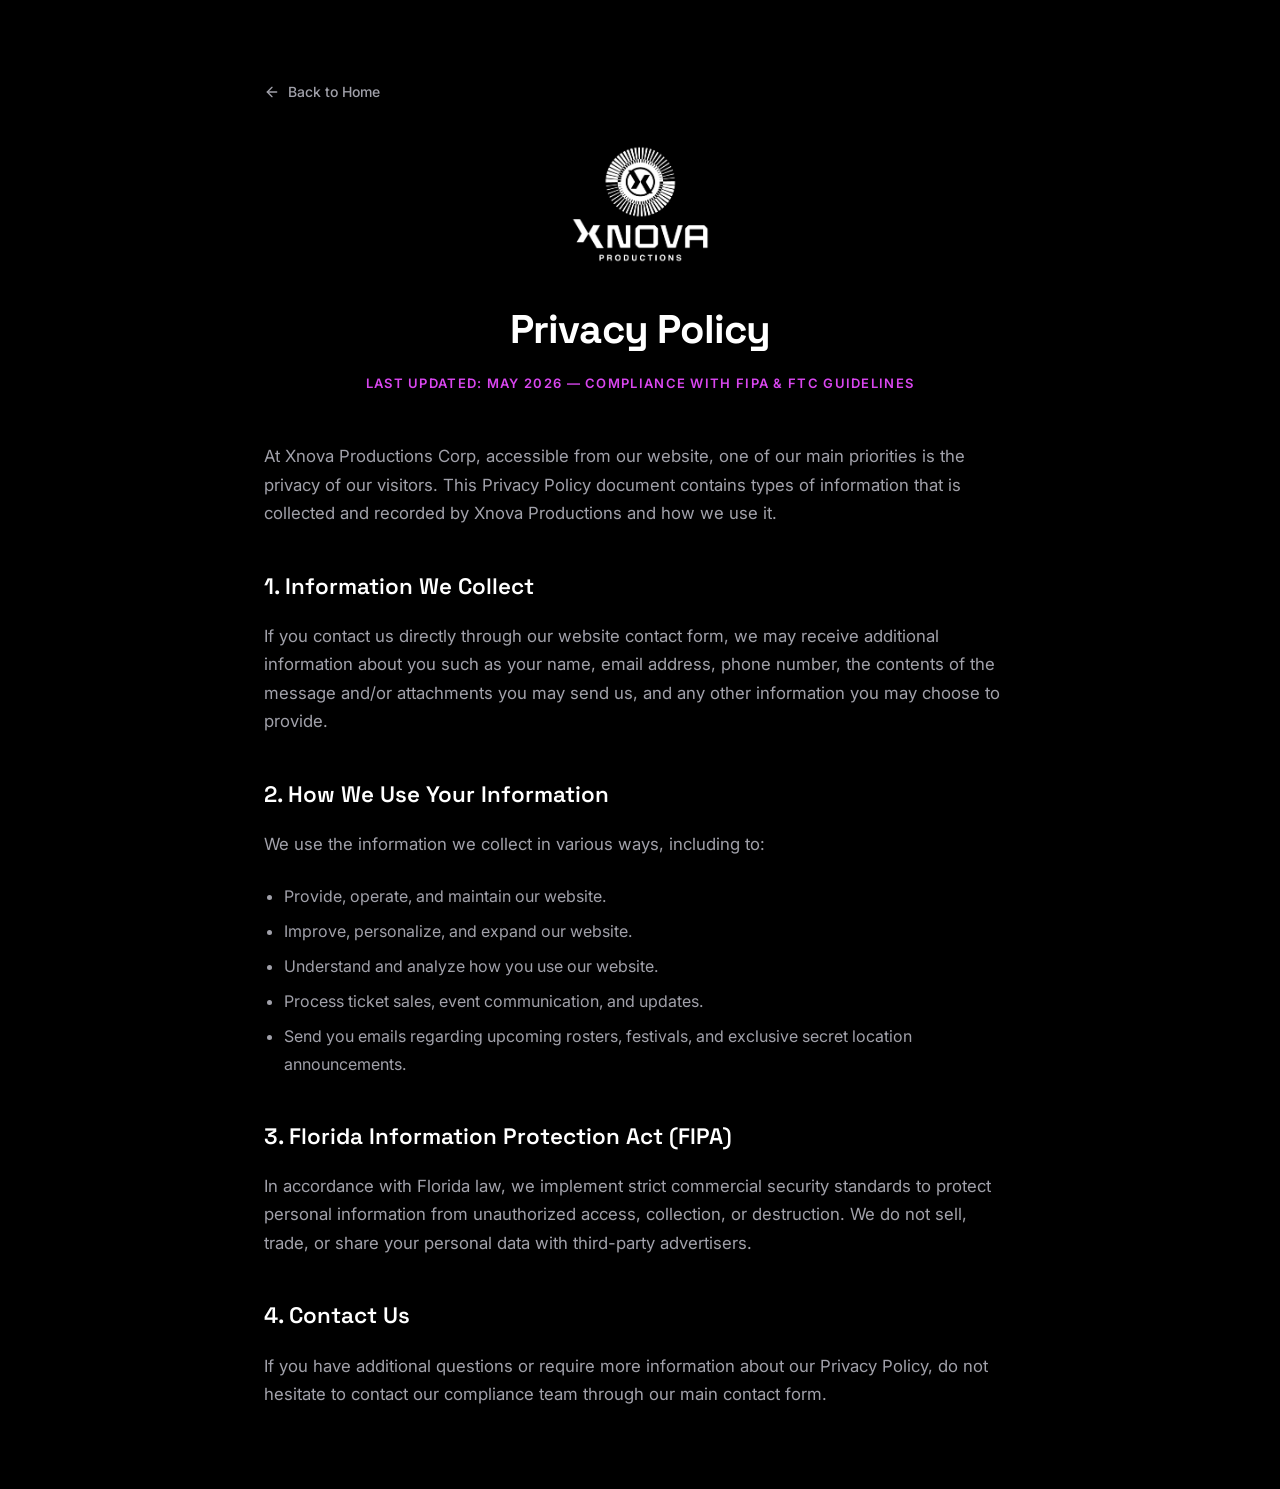
<file: privacy.html>
<!DOCTYPE html>
<html lang="pt-BR">
<head>
    <meta charset="UTF-8">
    <meta name="viewport" content="width=device-width, initial-scale=1.0">
    <title>Privacy Policy — Xnova Productions</title>
    
    <link rel="preconnect" href="https://fonts.googleapis.com">
    <link rel="preconnect" href="https://fonts.gstatic.com" crossorigin="anonymous">
    <link href="https://fonts.googleapis.com/css2?family=Inter:wght@400;500;600&family=Space+Grotesk:wght@500;600;700&display=swap" rel="stylesheet">
    
    <link rel="icon" type="image/png" href="assets/favicon.png">
    <link rel="stylesheet" href="style.css">
    
    <style>
        body { background-color: #000000; color: #ffffff; font-family: 'Inter', sans-serif; }
        .legal-container { max-width: 800px; margin: 80px auto; padding: 0 24px; line-height: 1.7; }
        .btn-back { display: inline-flex; align-items: center; gap: 8px; color: var(--text-muted); text-decoration: none; font-size: 14px; font-weight: 500; margin-bottom: 40px; transition: color 0.3s; }
        .btn-back:hover { color: var(--text-main); }
        .legal-title { font-family: 'Space Grotesk', sans-serif; font-size: 2.5rem; font-weight: 700; margin-bottom: 8px; letter-spacing: -0.02em; }
        .legal-meta { font-size: 13px; color: var(--accent-color); font-weight: 600; text-transform: uppercase; letter-spacing: 0.1em; margin-bottom: 48px; }
        .legal-content h2 { font-family: 'Space Grotesk', sans-serif; font-size: 1.4rem; font-weight: 600; margin-top: 40px; margin-bottom: 16px; color: #ffffff; }
        .legal-content p { color: var(--text-muted); font-size: 1.05rem; margin-bottom: 24px; }
        .legal-content ul { color: var(--text-muted); margin-bottom: 24px; padding-left: 20px; }
        .legal-content li { margin-bottom: 8px; }
        .legal-logo-wrapper { text-align: center; margin-bottom: 24px; }
        .legal-logo-img { height: 120px; width: auto; object-fit: contain; }
        .legal-title { text-align: center; }
        .legal-meta { text-align: center; margin-bottom: 48px; }
    </style>
</head>
<body>

    <main class="legal-container">
        <a href="index.html" class="btn-back">
            <svg xmlns="http://www.w3.org/2000/svg" width="16" height="16" viewBox="0 0 24 24" fill="none" stroke="currentColor" stroke-width="2" stroke-linecap="round" stroke-linejoin="round"><line x1="19" y1="12" x2="5" y2="12"></line><polyline points="12 19 5 12 12 5"></polyline></svg>
            Back to Home
        </a>

        <div class="legal-logo-wrapper">
            <img src="assets/img/logo.png" alt="Xnova Productions Logo" class="legal-logo-img">
        </div>

        <h1 class="legal-title">Privacy Policy</h1>
        <p class="legal-meta">Last Updated: May 2026 — Compliance with FIPA & FTC Guidelines</p>

        <div class="legal-content">
            <p>At Xnova Productions Corp, accessible from our website, one of our main priorities is the privacy of our visitors. This Privacy Policy document contains types of information that is collected and recorded by Xnova Productions and how we use it.</p>

            <h2>1. Information We Collect</h2>
            <p>If you contact us directly through our website contact form, we may receive additional information about you such as your name, email address, phone number, the contents of the message and/or attachments you may send us, and any other information you may choose to provide.</p>

            <h2>2. How We Use Your Information</h2>
            <p>We use the information we collect in various ways, including to:</p>
            <ul>
                <li>Provide, operate, and maintain our website.</li>
                <li>Improve, personalize, and expand our website.</li>
                <li>Understand and analyze how you use our website.</li>
                <li>Process ticket sales, event communication, and updates.</li>
                <li>Send you emails regarding upcoming rosters, festivals, and exclusive secret location announcements.</li>
            </ul>

            <h2>3. Florida Information Protection Act (FIPA)</h2>
            <p>In accordance with Florida law, we implement strict commercial security standards to protect personal information from unauthorized access, collection, or destruction. We do not sell, trade, or share your personal data with third-party advertisers.</p>

            <h2>4. Contact Us</h2>
            <p>If you have additional questions or require more information about our Privacy Policy, do not hesitate to contact our compliance team through our main contact form.</p>
        </div>
    </main>

</body>
</html>
</file>
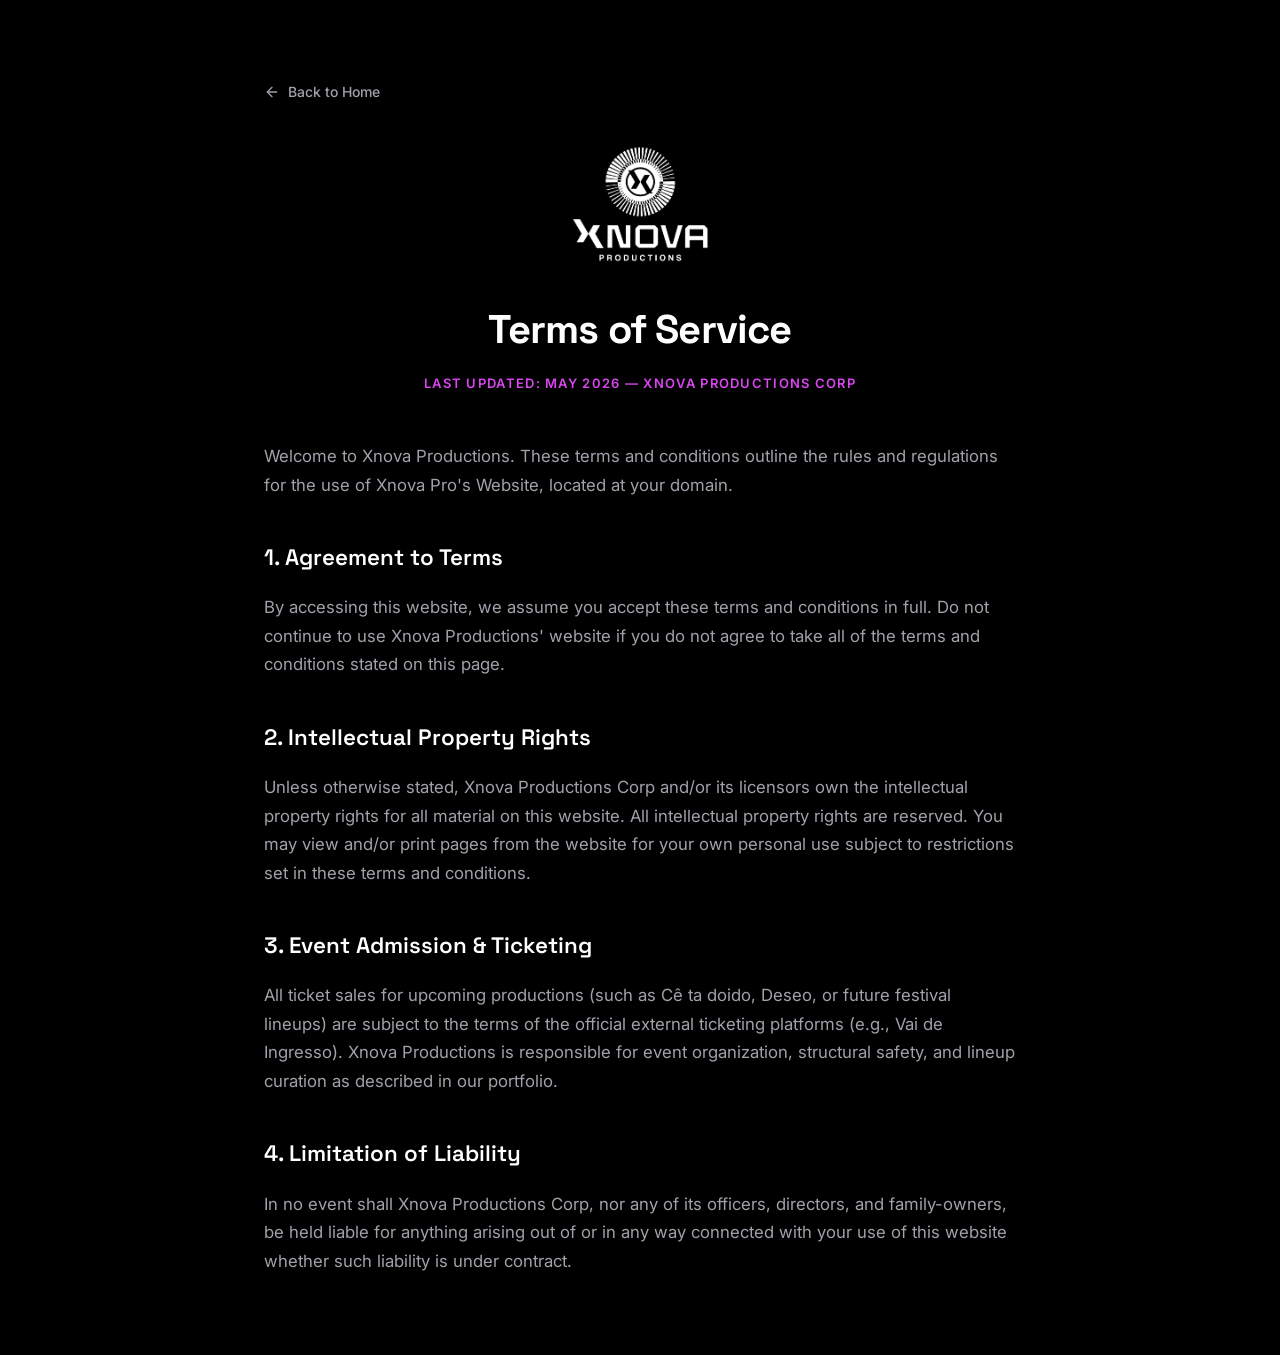
<file: terms.html>
<!DOCTYPE html>
<html lang="pt-BR">
<head>
    <meta charset="UTF-8">
    <meta name="viewport" content="width=device-width, initial-scale=1.0">
    <title>Terms of Service — Xnova Productions</title>
    
    <link rel="preconnect" href="https://fonts.googleapis.com">
    <link rel="preconnect" href="https://fonts.gstatic.com" crossorigin="anonymous">
    <link href="https://fonts.googleapis.com/css2?family=Inter:wght@400;500;600&family=Space+Grotesk:wght@500;600;700&display=swap" rel="stylesheet">
    
    <link rel="icon" type="image/png" href="assets/favicon.png">
    <link rel="stylesheet" href="style.css">
    
    <style>
        body { background-color: #000000; color: #ffffff; font-family: 'Inter', sans-serif; }
        .legal-container { max-width: 800px; margin: 80px auto; padding: 0 24px; line-height: 1.7; }
        .btn-back { display: inline-flex; align-items: center; gap: 8px; color: var(--text-muted); text-decoration: none; font-size: 14px; font-weight: 500; margin-bottom: 40px; transition: color 0.3s; }
        .btn-back:hover { color: var(--text-main); }
        .legal-title { font-family: 'Space Grotesk', sans-serif; font-size: 2.5rem; font-weight: 700; margin-bottom: 8px; letter-spacing: -0.02em; }
        .legal-meta { font-size: 13px; color: var(--accent-color); font-weight: 600; text-transform: uppercase; letter-spacing: 0.1em; margin-bottom: 48px; }
        .legal-content h2 { font-family: 'Space Grotesk', sans-serif; font-size: 1.4rem; font-weight: 600; margin-top: 40px; margin-bottom: 16px; color: #ffffff; }
        .legal-content p { color: var(--text-muted); font-size: 1.05rem; margin-bottom: 24px; }
        .legal-logo-wrapper { text-align: center; margin-bottom: 24px; }
        .legal-logo-img { height: 120px; width: auto; object-fit: contain; }
        .legal-title { text-align: center; }
        .legal-meta { text-align: center; margin-bottom: 48px; }
    </style>
</head>
<body>

    <main class="legal-container">
        <a href="index.html" class="btn-back">
            <svg xmlns="http://www.w3.org/2000/svg" width="16" height="16" viewBox="0 0 24 24" fill="none" stroke="currentColor" stroke-width="2" stroke-linecap="round" stroke-linejoin="round"><line x1="19" y1="12" x2="5" y2="12"></line><polyline points="12 19 5 12 12 5"></polyline></svg>
            Back to Home
        </a>

        <div class="legal-logo-wrapper">
            <img src="assets/img/logo.png" alt="Xnova Productions Logo" class="legal-logo-img">
        </div>

        <h1 class="legal-title">Terms of Service</h1>
        <p class="legal-meta">Last Updated: May 2026 — Xnova Productions Corp</p>

        <div class="legal-content">
            <p>Welcome to Xnova Productions. These terms and conditions outline the rules and regulations for the use of Xnova Pro's Website, located at your domain.</p>

            <h2>1. Agreement to Terms</h2>
            <p>By accessing this website, we assume you accept these terms and conditions in full. Do not continue to use Xnova Productions' website if you do not agree to take all of the terms and conditions stated on this page.</p>

            <h2>2. Intellectual Property Rights</h2>
            <p>Unless otherwise stated, Xnova Productions Corp and/or its licensors own the intellectual property rights for all material on this website. All intellectual property rights are reserved. You may view and/or print pages from the website for your own personal use subject to restrictions set in these terms and conditions.</p>

            <h2>3. Event Admission & Ticketing</h2>
            <p>All ticket sales for upcoming productions (such as Cê ta doido, Deseo, or future festival lineups) are subject to the terms of the official external ticketing platforms (e.g., Vai de Ingresso). Xnova Productions is responsible for event organization, structural safety, and lineup curation as described in our portfolio.</p>

            <h2>4. Limitation of Liability</h2>
            <p>In no event shall Xnova Productions Corp, nor any of its officers, directors, and family-owners, be held liable for anything arising out of or in any way connected with your use of this website whether such liability is under contract.</p>
        </div>
    </main>

</body>
</html>
</file>
<file: style.css>
/* GLOBAL DESIGN VARIABLES */
:root {
    --bg-base: #000000;
    --bg-surface: #0a0a0a;
    --border-color: rgba(63, 63, 70, 0.4);
    --text-main: #f4f4f5;
    --text-muted: #a1a1aa;
    --accent-color: #d946ef;
    --spotify-color: #1DB954;
    --font-sans: 'Inter', sans-serif;
    --font-display: 'Space Grotesk', sans-serif;
}

/* ELEMENT RESET */
* {
    box-sizing: border-box;
    margin: 0;
    padding: 0;
}

html {
    scroll-behavior: smooth;
}

body {
    background-color: var(--bg-base);
    color: var(--text-main);
    font-family: var(--font-sans);
    line-height: 1.5;
    overflow-x: hidden;
}

/* LAYOUT UTILITIES */
.container {
    max-width: 1200px;
    margin: 0 auto;
    padding: 0 24px;
}

.section-padding {
    padding: 96px 0;
}

.bg-surface {
    background-color: var(--bg-surface);
}

.border-t {
    border-top: 1px solid var(--border-color);
}

.border-y {
    border-top: 1px solid var(--border-color);
    border-bottom: 1px solid var(--border-color);
}

.text-muted {
    color: var(--text-muted);
}

.split-grid {
    display: grid;
    gap: 64px;
}

@media (min-width: 962px) {
    .split-grid {
        grid-template-columns: 1fr 1fr;
    }
}

html {
    scroll-behavior: smooth;
}

/* NAVBAR */
.navbar {
    position: fixed;
    top: 0;
    left: 0;
    width: 100%;
    height: 64px;
    z-index: 9999;
    border-bottom: 1px solid var(--border-color);
    background-color: rgba(0, 0, 0, 0.6);
    backdrop-filter: blur(12px);
    -webkit-backdrop-filter: blur(12px);
}

.nav-container {
    display: flex;
    height: 100%;
    align-items: center;
    justify-content: space-between;
}

.logo-img {
    height: 48px;      
    width: auto;        
    display: block;
}

.nav-links {
    display: none;
    gap: 32px;
}

@media (min-width: 768px) {
    .nav-links {
        display: flex;
    }
}

.nav-links a {
    color: var(--text-muted);
    font-size: 0.875rem;
    font-weight: 500;
    text-decoration: none;
    transition: color 0.2s;
}

.nav-links a:hover {
    color: var(--text-main);
}

.btn-tickets {
    height: 36px;
    line-height: 36px;
    padding: 0 20px;
    background: linear-gradient(90deg, #f3d449 0%, #f1833b 50%, #d44c8b 100%);
    color: #ffffff; 
    font-size: 0.875rem;
    font-weight: 600;
    text-decoration: none;
    border-radius: 4px;
    display: inline-block;
    transition: transform 0.2s, opacity 0.2s;
}

.btn-tickets:hover {
    transform: scale(1.02);
    opacity: 0.95;
}

/* HERO SECTION (VIDEO BACKGROUND) */
.hero-section {
    position: relative;
    height: 100vh;
    min-height: 600px;
    width: 100%;
    overflow: hidden;
}

.hero-section video {
    position: absolute;
    inset: 0;
    width: 100%;
    height: 100%;
    object-fit: cover;
}

.hero-overlay {
    position: absolute;
    inset: 0;
    background: linear-gradient(to bottom, rgba(0,0,0,0.4) 0%, rgba(0,0,0,0.3) 50%, var(--bg-base) 100%);
}

.btn-mute {
    position: absolute;
    right: 24px;
    top: 96px;
    z-index: 20;
    width: 44px;
    height: 44px;
    border-radius: 50%;
    border: 1px solid rgba(255,255,255,0.2);
    background-color: rgba(0,0,0,0.4);
    color: #ffffff;
    cursor: pointer;
    display: flex;
    align-items: center;
    justify-content: center;
    backdrop-filter: blur(8px);
    transition: background-color 0.2s;
}

.btn-mute:hover {
    background-color: rgba(0,0,0,0.6);
}

.hero-container {
    position: relative;
    z-index: 10;
    display: flex;
    height: 100%;
    align-items: flex-end;
    padding-bottom: 80px;
}

.hero-content {
    max-width: 560px;
}

.hero-subtitle {
    font-size: 10px;
    font-weight: 500;
    text-transform: uppercase;
    letter-spacing: 0.3em;
    color: var(--text-muted);
    margin-bottom: 16px;
}

.hero-title {
    font-family: var(--font-display);
    font-size: clamp(2.4rem, 4.8vw, 4rem);
    font-weight: 600;
    line-height: 1;
    letter-spacing: -0.05em;
    margin-bottom: 32px;
}

.hero-text {
    font-size: 1.125rem;
    color: var(--text-muted);
}

/* MARQUEE ANIMATION (FULL ROW) */
.marquee-wrapper {
    overflow: hidden;
    padding: 16px 0;
    background: linear-gradient(90deg, #f3d449 0%, #f1833b 50%, #d44c8b 100%);
    border: none; 
}

.marquee-track {
    display: flex;
    width: max-content;
    animation: marqueeAnimation 30s linear infinite;
}

.duration-fast {
    animation-duration: 20s;
}

.marquee-content {
    display: flex;
    gap: 64px;
    padding-right: 64px;
    align-items: center;
}

/* TEXT CONTENT WITHIN THE MARQUEE ROW */
.marquee-content span {
    font-family: var(--font-display);
    font-size: 0.875rem;
    font-weight: 600;
    text-transform: uppercase;
    letter-spacing: 0.15em;
    color: #ffffff; 
}

@keyframes marqueeAnimation {
    0% { transform: translateX(0); }
    100% { transform: translateX(-50%); }
}

/* HEADERS SECTION */
.section-header {
    margin-bottom: 64px;
}

.section-subtitle {
    font-size: 10px;
    font-weight: 500;
    text-transform: uppercase;
    letter-spacing: 0.2em;
    color: var(--text-muted);
    margin-bottom: 12px;
}

.section-title {
    font-family: var(--font-display);
    font-size: 1.875rem;
    font-weight: 500;
    letter-spacing: -0.03em;
}

.large-title {
    font-size: clamp(2rem, 4vw, 3rem);
    line-height: 1.2;
}

.header-spacing {
    margin-bottom: 48px;
}

/* REVISED EVENTS CAROUSEL (OVERSIZED LIMIT FIX) */
.section-header-carousel {
    display: flex;
    justify-content: space-between;
    align-items: flex-end;
    margin-bottom: 48px;
    width: 100%;
}

.carousel-controls {
    display: flex;
    gap: 12px;
}

.carousel-arrow {
    width: 44px;
    height: 44px;
    border-radius: 50%;
    border: 1px solid var(--border-color);
    background-color: #18181b;
    color: #ffffff;
    cursor: pointer;
    display: flex;
    align-items: center;
    justify-content: center;
    transition: background-color 0.2s, border-color 0.2s;
}

.carousel-arrow:hover {
    background-color: #27272a;
    border-color: #71717a;
}

/* CONTAINER CLIPPING THE ORIGINAL SCROLLBAR */
.event-carousel-container {
    width: 100%;
    overflow: hidden;
}

/* HORIZONTAL TRACK ALIGNING CARDS SIDE-BY-SIDE */
.event-carousel-track {
    display: flex;
    gap: 24px;
    overflow-x: auto;
    scroll-behavior: smooth;
    padding-bottom: 16px;
    width: 100%;
    
    /* Hides default scrollbars for Chrome, Safari, Opera and Firefox */
    scrollbar-width: none; /* Firefox */
}

.event-carousel-track::-webkit-scrollbar {
    display: none; /* Chrome and Safari */
}

/* CONTROLLED CARD WIDTH WITHIN CAROUSEL (PREVENTS GIGANTIC SIZING) */
.event-carousel-track .event-card {
    flex: 0 0 100%; /* Mobile: 1 card per row taking 100% width */
    width: 100%;
    max-width: 100%;
}

@media (min-width: 640px) {
    .event-carousel-track .event-card {
        flex: 0 0 calc(50% - 12px); /* Tablet: 2 cards viewport */
        width: calc(50% - 12px);
        max-width: calc(50% - 12px);
    }
}

@media (min-width: 1024px) {
    .event-carousel-track .event-card {
        flex: 0 0 calc(33.333% - 16px); /* Desktop: 3 cards row layout */
        width: calc(33.333% - 16px);
        max-width: calc(33.333% - 16px);
    }
}

.event-card {
    border: 1px solid transparent;
    border-radius: 14px;
    padding: 12px;
    background-color: transparent;
    transition: border-color 0.3s, background-color 0.3s;
}

.event-card:hover {
    border-color: rgba(217, 70, 239, 0.4);
    background-color: rgba(24, 24, 27, 0.4);
}

.card-image-wrapper {
    position: relative;
    width: 100%;
    aspect-ratio: 4 / 5;
    overflow: hidden;
    border-radius: 12px;
    background-color: #18181b;
    margin-bottom: 16px;
}

.card-image-wrapper img {
    width: 100%;
    height: 100%;
    object-fit: cover;
    transition: transform 0.7s;
}

.event-card:hover .card-image-wrapper img {
    transform: scale(1.05);
}

.badge {
    position: absolute;
    top: 12px;
    left: 12px;
    font-size: 10px;
    font-weight: 500;
    text-transform: uppercase;
    letter-spacing: 0.1em;
    padding: 4px 8px;
    border-radius: 4px;
    background-color: rgba(0,0,0,0.4);
    border: 1px solid rgba(255,255,255,0.2);
    backdrop-filter: blur(8px);
}

.card-header-row {
    display: flex;
    justify-content: space-between;
    align-items: center;
    gap: 12px;
}

.card-header-row h3 {
    font-family: var(--font-display);
    font-size: 1.25rem;
    font-weight: 500;
    transition: color 0.2s;
}

.event-card:hover .card-header-row h3 {
    color: var(--accent-color);
}

.btn-external {
    font-size: 11px;
    color: var(--text-muted);
    text-decoration: none;
    border: 1px solid #3f3f46;
    padding: 4px 10px;
    border-radius: 4px;
    display: inline-flex;
    align-items: center;
    gap: 4px;
    transition: border-color 0.2s, color 0.2s;
}

.btn-external:hover {
    border-color: var(--text-main);
    color: var(--text-main);
}

.event-details {
    font-size: 0.875rem;
    color: var(--text-muted);
    margin-top: 4px;
}

.card-footer-row {
    margin-top: 16px;
    border-top: 1px solid var(--border-color);
    padding-top: 12px;
    display: flex;
    justify-content: space-between;
    align-items: center;
}

.price-label {
    display: block;
    font-size: 10px;
    text-transform: uppercase;
    letter-spacing: 0.1em;
    color: var(--text-muted);
}

.price-value {
    font-family: var(--font-display);
    font-size: 1rem;
    color: var(--accent-color);
}

.btn-buy {
    height: 36px;
    padding: 0 16px;
    background: linear-gradient(90deg, #f3d449 0%, #f1833b 50%, #d44c8b 100%);
    color: #ffffff !important;
    border: none;
    font-size: 12px;
    font-weight: 600;
    text-transform: uppercase;
    letter-spacing: 0.1em;
    border-radius: 4px;
    cursor: pointer;
    
    /* CRITICAL FLEX CONTROLS TO FORWARD BUTTON STYLE BEHAVIOR ON AN <a> TAG */
    display: inline-flex;      
    align-items: center;       
    justify-content: center; 
    text-decoration: none;  
    
    transition: transform 0.2s, opacity 0.2s;
}

.btn-buy:hover {
    transform: scale(1.03);
    opacity: 0.95;
}

/* SPOTIFY BANNER */
.spotify-banner {
    background-color: var(--spotify-color);
    padding: 24px 0;
    overflow: hidden;
}

.text-dark span {
    color: #000000;
    font-size: 1.125rem;
    font-weight: 600;
}

.spotify-pill {
    background-color: #000000;
    color: var(--spotify-color) !important;
    padding: 6px 20px;
    border-radius: 9999px;
    font-size: 1rem !important;
}

/* ADJUSTMENT FOR SPOTIFY LINK LINK WRAPPER TO OCCUPY FULL LAYOUT BAND WIDTH */
.spotify-link-wrapper {
    text-decoration: none;
    display: block;
    cursor: pointer;
}

/* Brightness hover filter adjustment */
.spotify-link-wrapper:hover .spotify-banner {
    filter: brightness(1.5);
    transition: filter 0.2s ease;
}

.about-split-grid {
    display: grid;
    gap: 48px;
    grid-template-columns: 1fr; /* 1 column grid on mobile viewports */
}

@media (min-width: 992px) {
    .about-split-grid {
        grid-template-columns: 1fr 1.2fr; /* Balanced 2-column layout on desktop screens */
        gap: 64px;
    }
}

/* Custom Headline Typography Layout */
.large-title-about {
    font-size: clamp(2rem, 4vw, 2.8rem);
    line-height: 1.1;
    margin-bottom: 24px;
}

/* FEATURED WORK IMAGE WRAPPER CONTEXT CONTAINER */
.about-image-wrapper {
    position: relative;
    width: 100%;
    aspect-ratio: 16 / 10; /* Panoramic widescreen aesthetic framing */
    border-radius: 12px;
    overflow: hidden;
    border: 1px solid var(--border-color);
    margin-top: 16px;
}

.about-img {
    width: 100%;
    height: 100%;
    object-fit: cover;
}

/* Soft dark overlay mask layer matching dark brand framework formatting rules */
.about-image-overlay {
    position: absolute;
    inset: 0;
    background: linear-gradient(to top, rgba(0,0,0,0) 0%, transparent 100%);
    pointer-events: none;
}

/* STORY TEXT PARAGRAPH STRUCTURE ARRANGEMENT */
.about-story-text {
    display: flex;
    flex-direction: column;
    gap: 20px;
}

.about-story-text p {
    font-size: 1.05rem;
    line-height: 1.6;
    color: var(--text-muted);
}

.about-story-text p strong {
    color: var(--text-main);
}

.galaxy-welcome {
    font-family: var(--font-display);
    color: var(--accent-color) !important;
    font-weight: 600;
    font-size: 1.15rem !important;
    letter-spacing: -0.02em;
    margin-top: 8px;
}

/* DATA STATS COUNTER ROWS & BLOCKS DESIGN GRID SYSTEM */
.about-split-grid {
    display: grid;
    gap: 48px;
    grid-template-columns: 1fr;
    align-items: start; /* Keeps columns pinned top-aligned with each other */
}

@media (min-width: 992px) {
    .about-split-grid {
        grid-template-columns: 1fr 1.2fr; /* Left (Media Assets Context) and Right (Copy Blocks) */
        gap: 64px;
    }
}

/* STATS MATRIX LAYOUT STRUCTURE (4 EQUAL COLUMNS) */
.about-stats-grid {
    width: 100%;
    display: grid;
    grid-template-columns: repeat(4, 1fr); /* Divides grid line row into 4 uniform columns (25% each) */
    gap: 16px; /* Fixed spacing gaps between statistics nodes cells */
    
    border-top: 1px solid var(--border-color);
    padding-top: 32px;
    margin-top: 40px;
}

/* STAT PIECE CONTAINER BLOCK SETUP */
.about-stat-item {
    display: flex;
    flex-direction: column;
    gap: 8px;
    text-align: left; /* Left aligns layout text elements inside row modules matrices */
}

/* MATRICES NUMBER HEADLINE LAYOUT ATTRIBUTES */
.about-stat-number {
    font-family: var(--font-display);
    font-size: clamp(1.5rem, 2.2vw, 2rem); /* Scaled safely to reside inside 25% spacing thresholds */
    font-weight: 700;
    color: var(--text-main);
    line-height: 1.1; /* Controls margin thresholds over two line wraps if triggered */
    letter-spacing: -0.03em;
}

/* COUNTER MATRIX DESCRIPTION CAPTION LABEL SPECIFICATION */
.about-stat-label {
    font-size: 10px;
    font-weight: 600;
    text-transform: uppercase;
    letter-spacing: 0.1em;
    color: var(--text-muted);
}

/* RESPONSIVE RESPONSIVENESS OVERRIDES FOR DEVICE VIEWPORTS */
@media (max-width: 640px) {
    .about-stats-grid {
        grid-template-columns: repeat(2, 1fr); /* Splits into 2x2 grid system on smartphone screens */
        gap: 24px 16px;
    }
}

.stage-header-block {
    display: flex;
    flex-direction: column;
    gap: 16px;          
    width: 100%;        
    max-width: 100%;    
    margin-bottom: 48px; 
    text-align: justify;
}

/* Bold section titles parameters */
.large-title-stage {
    font-family: var(--font-display);
    font-size: clamp(2rem, 4vw, 3rem);
    line-height: 1.2;
    margin-bottom: 8px;
    text-align: left;   
}

.stage-description-text {
    font-size: 1.1rem;
    line-height: 1.6;
    color: var(--text-muted);
    width: 100%;     
}

/* STAGE CONTROLS ALIGNMENT FIX */
.stage-carousel-controls-wrapper {
    display: flex;
    justify-content: flex-end; 
    margin-bottom: 24px;
    width: 100%;
}

/* CLIPPING BLOCK SLIDER CONTAINER LAYER */
.stage-carousel-container {
    width: 100%;
    overflow: hidden;
    position: relative;
}

/* HORIZONTAL CAROUSEL PHOTO RAIL SLIDER TRACK TRUSS MAPPING (FORCING FLEX FLOW ROW RULES) */
.stage-carousel-track {
    display: flex !important; /* Locks layout context processing into horizontal rendering directions */
    flex-direction: row !important;
    gap: 20px;
    overflow-x: auto;
    scroll-behavior: smooth;
    padding-bottom: 20px;
    width: 100%;
    scrollbar-width: none; /* Hides system native scrollbars inside Gecko Mozilla engines code */
}

.stage-carousel-track::-webkit-scrollbar {
    display: none; /* Disables standard engine visible slider nodes on Webkit browsers */
}

/* SIZE BOUNDARY LIMIT ADJUSTMENT PARAMETERS SAFEGUARDING MEDIA SIZE RUNAWAYS */
.stage-carousel-track .gallery-item {
    flex: 0 0 85% !important; /* Disables flexible component shrinking or widening scaling loops */
    width: 85%;
    max-width: 85%;
    aspect-ratio: 4 / 5;
    overflow: hidden;
    border-radius: 12px;
    background-color: #18181b;
}

/* Tablets (2 layout cells viewport matrix limits) */
@media (min-width: 640px) {
    .stage-carousel-track .gallery-item {
        flex: 0 0 calc(50% - 10px) !important;
        width: calc(50% - 10px);
        max-width: calc(50% - 10px);
    }
}

/* Desktop computers views metrics (3 perfect elements per structural grid line section) */
@media (min-width: 1024px) {
    .stage-carousel-track .gallery-item {
        flex: 0 0 calc(33.333% - 13.3px) !important;
        width: calc(33.333% - 13.3px);
        max-width: calc(33.333% - 13.3px);
    }
}

/* STABILIZES INTERNAL IMG RENDERING BEHAVIORS REMOVING CHROMATIC ARTIFACT BLEED-OUTS */
.stage-carousel-track .gallery-item img {
    width: 100% !important;
    height: 100% !important;
    object-fit: cover !important;
    display: block;
    transition: transform 0.7s;
}

.stage-carousel-track .gallery-item img:hover {
    transform: scale(1.05);
}

/* STAGE DESIGN CAROUSEL FLOATING NATIVE BUTTON ARROWS */
.stage-carousel-container {
    position: relative;
    width: 100%;
}

/* Floating round circular button core wrapper elements blueprint styles */
.stage-ctrl-arrow {
    position: absolute;
    top: 50%;
    transform: translateY(-50%);
    background: rgba(11, 11, 12, 0.7);
    border: 1px solid rgba(255, 255, 255, 0.08);
    color: #ffffff;
    width: 48px;
    height: 48px;
    border-radius: 50%;
    display: flex;
    align-items: center;
    justify-content: center;
    cursor: pointer;
    z-index: 100;
    opacity: 0;
    transition: all 0.3s cubic-bezier(0.16, 1, 0.3, 1);
    backdrop-filter: blur(4px);
}

/* Drives smooth fade in transitions of navigation nodes when hovering structural carousels containers */
.stage-carousel-container:hover .stage-ctrl-arrow {
    opacity: 1;
}

/* Boundary position assignments metrics variables mapping */
.stage-ctrl-arrow.left {
    left: 8px;
}

.stage-ctrl-arrow.right {
    right: 8px;
}

/* Custom interactive hover enhancements animations matrix overrides */
.stage-ctrl-arrow:hover {
    background: #000000;
    border-color: rgba(255, 255, 255, 0.3);
    transform: translateY(-50%) scale(1.08);
}

/* Mobile responsive parameters (Touch devices lack true hovers, hence rendered permanently active) */
@media (max-width: 768px) {
    .stage-ctrl-arrow {
        opacity: 1;
        width: 40px;
        height: 40px;
    }
    .stage-ctrl-arrow.left { left: 8px; }
    .stage-ctrl-arrow.right { right: 8px; }
}

/* SERVICES SECTION GRID & NODE PRESENTATION BLOCKS STYLING */
.services-grid {
    display: grid;
    grid-template-columns: repeat(1, 1fr); /* 1 column format configuration on smaller displays */
    gap: 24px;
    width: 100%;
}

/* Tablets (2 layout cells track configurations metrics split) */
@media (min-width: 640px) {
    .services-grid {
        grid-template-columns: repeat(2, 1fr);
    }
}

/* Wide screens displays processing (3 clean aligned card nodes structures) */
@media (min-width: 1024px) {
    .services-grid {
        grid-template-columns: repeat(3, 1fr);
    }
}

/* Core Service Item Card Shell formatting specs variables */
.service-card {
    background-color: var(--bg-surface);
    border: 1px solid var(--border-color);
    border-radius: 12px;
    padding: 32px;
    display: flex;
    flex-direction: column;
    gap: 16px;
    text-align: justify;
    transition: border-color 0.3s ease, background-color 0.3s ease, transform 0.3s ease;
}


.service-card:hover {
    border-color: rgba(217, 70, 239, 0.4); 
    background-color: rgba(24, 24, 27, 0.4);
    transform: translateY(-4px);
}

.service-icon {
    color: var(--accent-color);
    display: flex;
    align-items: center;
    width: max-content;
}


.service-card h3 {
    font-family: var(--font-display);
    font-size: 1.35rem;
    font-weight: 500;
    color: var(--text-main);
    text-align: left;
}

.service-card p {
    font-size: 0.95rem;
    line-height: 1.6;
    color: var(--text-muted);
}

/* LOGO MARQUEE ENDLESS LOGO INFINITE LOOP MARQUEE CAROUSEL */
.logo-marquee-wrapper {
    background-color: var(--bg-surface); 
    border-top: 1px solid var(--border-color);
    padding: 40px 0;
    overflow: hidden;
    width: 100%;
}

.partners-title {
    font-size: 10px;
    font-weight: 500;
    text-transform: uppercase;
    letter-spacing: 0.2em;
    color: var(--text-muted);
    text-align: center;
    margin-bottom: 24px;
}

.logo-marquee-track {
    display: flex;
    width: max-content;
    animation: marqueeAnimation 25s linear infinite;
}

.logo-marquee-content {
    display: flex;
    align-items: center;
    gap: 96px;
    padding-right: 96px;
}

.partner-logo-link {
    display: block;
    cursor: pointer;
    transition: transform 0.3s ease;
}

.partner-logo-link img {
    height: 60px;
    width: auto; 
    object-fit: contain;
    display: block;
    filter: grayscale(100%);
    opacity: 0.4;
    transition: filter 0.3s ease, opacity 0.3s ease;
}

/* Interactive focus triggers mapping animations properties variables actions */
.partner-logo-link:hover {
    transform: scale(1.05); /* Soft scaling zoom expansion feed */
}

.partner-logo-link:hover img {
    filter: grayscale(0%); /* Restores true native corporate hex asset color profile mappings specs */
    opacity: 1;            /* Restores full visual contrast opacity density levels channel */
}

/* CONTACT FORM */
.contact-form {
    display: flex;
    flex-direction: column;
    gap: 16px;
    width: 100%;
}

.form-row {
    display: grid;
    grid-template-columns: repeat(2, 1fr);
    gap: 16px;
}

.contact-form input, 
.contact-form textarea {
    width: 100%;
    background-color: #18181b;
    border: 1px solid var(--border-color);
    border-radius: 4px;
    padding: 14px 16px;
    color: #ffffff;
    font-family: var(--font-sans);
    font-size: 0.875rem;
    transition: border-color 0.2s;
}

.contact-form input:focus, 
.contact-form textarea:focus {
    border-color: #71717a;
    outline: none;
}

.btn-submit {
    height: 48px;

    background: linear-gradient(90deg, #f3d449 0%, #f1833b 50%, #d44c8b 100%);
    color: #ffffff;
    border: none;
    border-radius: 4px;
    font-weight: 600;
    font-size: 0.875rem;
    cursor: pointer;
    text-transform: uppercase;
    letter-spacing: 0.1em;
    transition: transform 0.2s, opacity 0.2s, background 0.3s;
}

.btn-submit:hover {
    transform: scale(1.01);
    opacity: 0.95;
}

/* FOOTER */
.main-footer {
    background-color: #000000;
    border-top: 1px solid var(--border-color);
    border-bottom: 1px solid var(--border-color);
    padding: 64px 0 32px 0;
    width: 100%;
}

/* Main 3-column architecture layout configuration model rules */
/* FOOTER */
.main-footer {
    background-color: #000000;
    border-top: 1px solid var(--border-color);
    border-bottom: 1px solid var(--border-color);
    padding: 64px 0 32px 0;
    width: 100%;
}

.footer-grid {
    display: flex;
    flex-direction: column;
    gap: 32px;
    align-items: center;
    padding-bottom: 40px;
    text-align: center;
}

.footer-logo-img {
    height: 60px;
    width: auto;
    display: block;
    object-fit: contain;
    margin-left: auto;
    margin-right: auto;
    margin-bottom: 8px;
}

.footer-brand-col {
    display: flex;
    flex-direction: column;
    align-items: center;
    text-align: center;
}

.footer-location {
    font-size: 11px;
    font-weight: 500;
    letter-spacing: 0.05em;
    color: var(--text-muted);
    margin: 0;
    text-align: center;
}

.footer-legal-links {
    display: flex;
    flex-direction: column;
    align-items: center;
    gap: 12px;
}

.footer-legal-links a {
    color: var(--text-muted);
    font-size: 13px;
    text-decoration: none;
    transition: color 0.3s ease;
}

.footer-legal-links a:hover {
    color: var(--text-main);
}

.footer-socials {
    display: flex;
    justify-content: center;
    gap: 16px;
}

.social-link {
    color: var(--text-muted);
    display: inline-flex;
    align-items: center;
    justify-content: center;
    width: 38px;
    height: 38px;
    border-radius: 50%;
    transition: all 0.3s ease;
}

.social-link:hover {
    color: #ffffff;
    border-color: rgba(255, 255, 255, 0.4);
    background-color: rgba(255, 255, 255, 0.03);
}

@media (min-width: 768px) {
    .footer-grid {
        display: grid;
        grid-template-columns: 1fr 1fr 1fr;
        text-align: left;
    }
    
    .footer-socials {
        justify-self: start;
    }
    
    .footer-legal-links {
        justify-self: center;
        align-items: center;
    }
}

.container-footer-bottom {
    max-width: 1200px;
    padding: 12px;
}

.footer-bottom {
    display: flex;
    flex-direction: column;
    align-items: center;
    gap: 12px;
    margin: 12px;
    text-align: center;
}

@media (min-width: 768px) {
    .footer-bottom {
        flex-direction: row;
        justify-content: space-between;
        align-items: center;
        text-align: left;
    }
}

.copyright-text, 
.developer-credit {
    font-size: 12px;
    color: var(--text-muted);
}

.developer-credit a {
    color: var(--text-main);
    text-decoration: none;
    font-weight: 500;
    transition: color 0.3s;
}

.developer-credit a:hover {
    color: var(--accent-color);
}

.portfolio-inline-grid {
    display: grid;
    grid-template-columns: repeat(1, 1fr);
    gap: 20px;
    width: 100%;
}

@media (min-width: 600px) {
    .portfolio-inline-grid {
        grid-template-columns: repeat(2, 1fr);
    }
}

@media (min-width: 900px) {
    .portfolio-inline-grid {
        grid-template-columns: repeat(3, 1fr);
    }
}

@media (min-width: 1200px) {
    .portfolio-inline-grid {
        grid-template-columns: repeat(4, 1fr);
    }
}

.portfolio-grid-item {
    aspect-ratio: 4 / 5;
    border-radius: 12px;
    overflow: hidden;
    background-color: #0b0b0c;
    border: 1px solid rgba(255, 255, 255, 0.03);
    box-shadow: 0 4px 20px rgba(0, 0, 0, 0.5);
}

.portfolio-grid-item img {
    width: 100%;
    height: 100%;
    object-fit: cover;
    display: block;
    transition: transform 0.6s cubic-bezier(0.16, 1, 0.3, 1);
}

.portfolio-grid-item img:hover {
    transform: scale(1.04);
}
</file>
